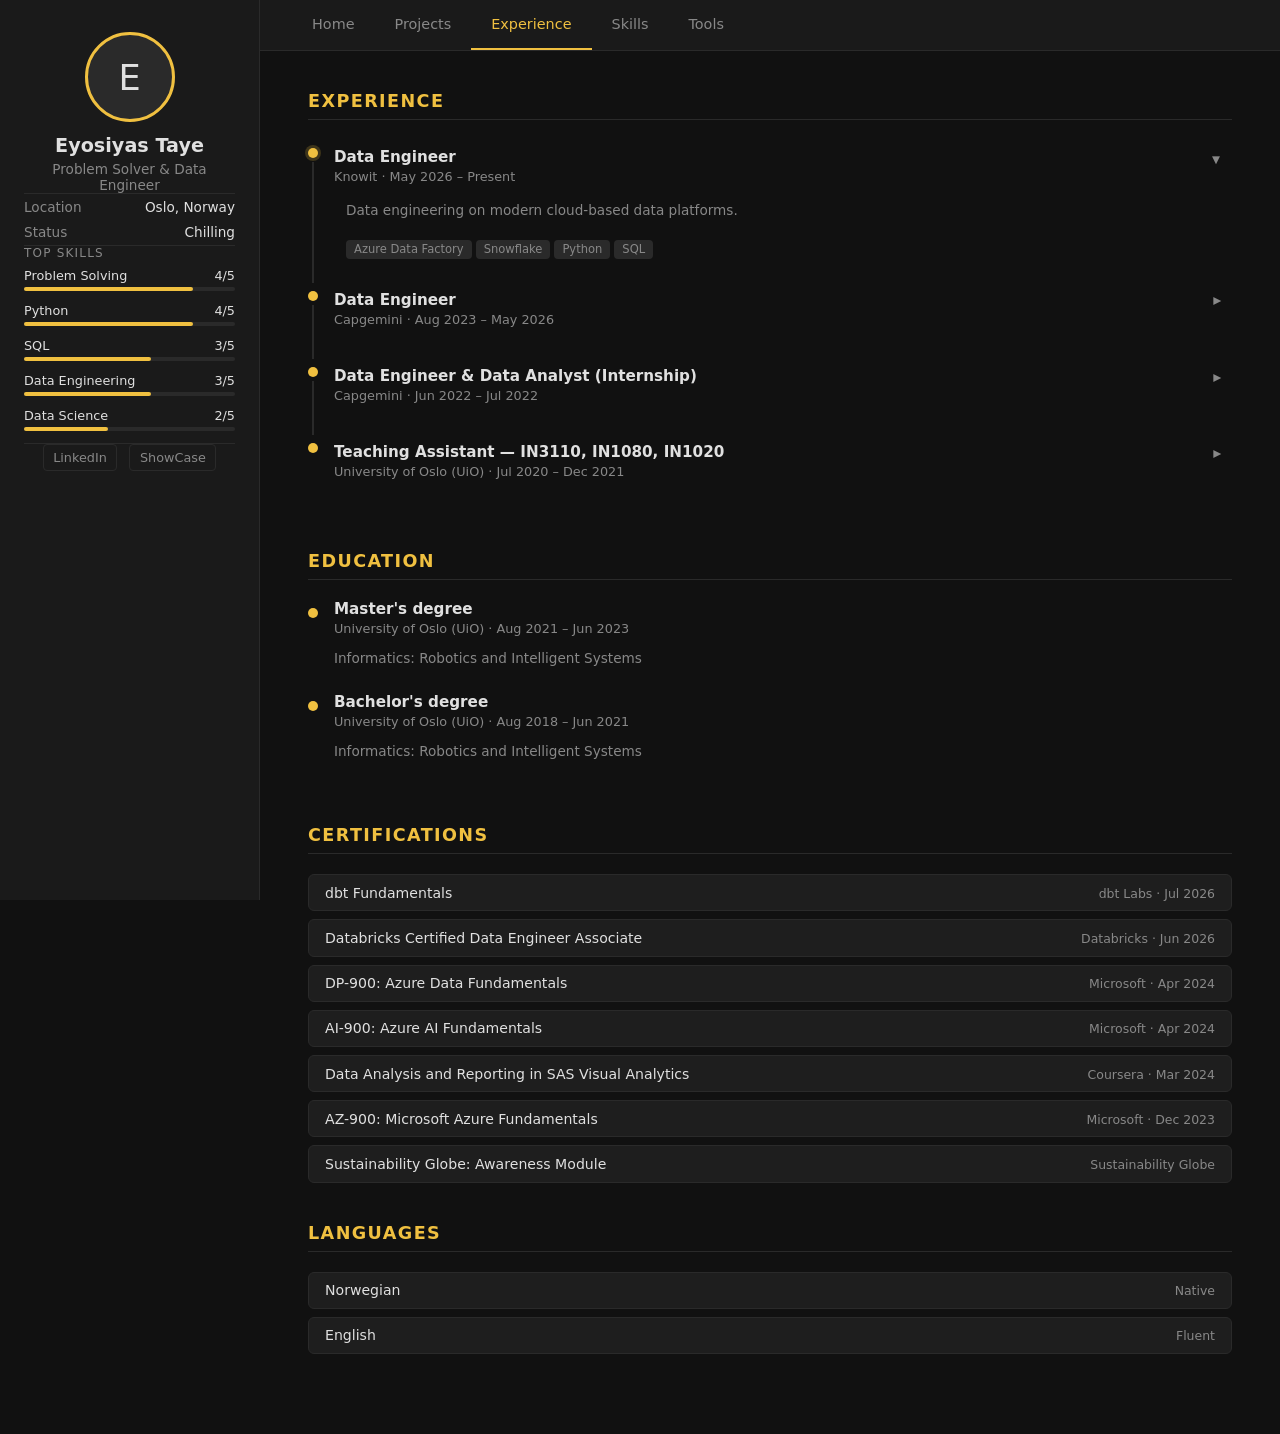
<file: experience.html>
﻿<!DOCTYPE html>
<html lang="en">
<head>
  <meta charset="UTF-8" />
  <meta name="viewport" content="width=device-width, initial-scale=1.0" />
  <title>Eyosiyas Taye — Experience</title>
  <link rel="stylesheet" href="/style.css" />
  <link rel="icon" type="image/svg+xml" href="/favicon.svg" />
</head>
<body>

  <aside class="sidebar">
    <div id="sidebar-data"></div>
  </aside>

  <div class="layout">
    <nav class="topnav">
      <a href="/">Home</a>
      <a href="/projects.html">Projects</a>
      <a href="/experience.html" class="active">Experience</a>
      <a href="/skills.html">Skills</a>
      <a href="/tools.html">Tools</a>
    </nav>

    <main class="main">

      <section class="section">
        <div class="section-title">Experience</div>
        <div id="experience-list"></div>
      </section>

      <section class="section">
        <div class="section-title">Education</div>
        <div id="education-list"></div>
      </section>

      <section class="section">
        <div class="section-title">Certifications</div>
        <div id="certifications-list"></div>
      </section>

      <section class="section">
        <div class="section-title">Languages</div>
        <div id="languages-list"></div>
      </section>

    </main>
  </div>

  <script src="/main.js"></script>
</body>
</html>
</file>
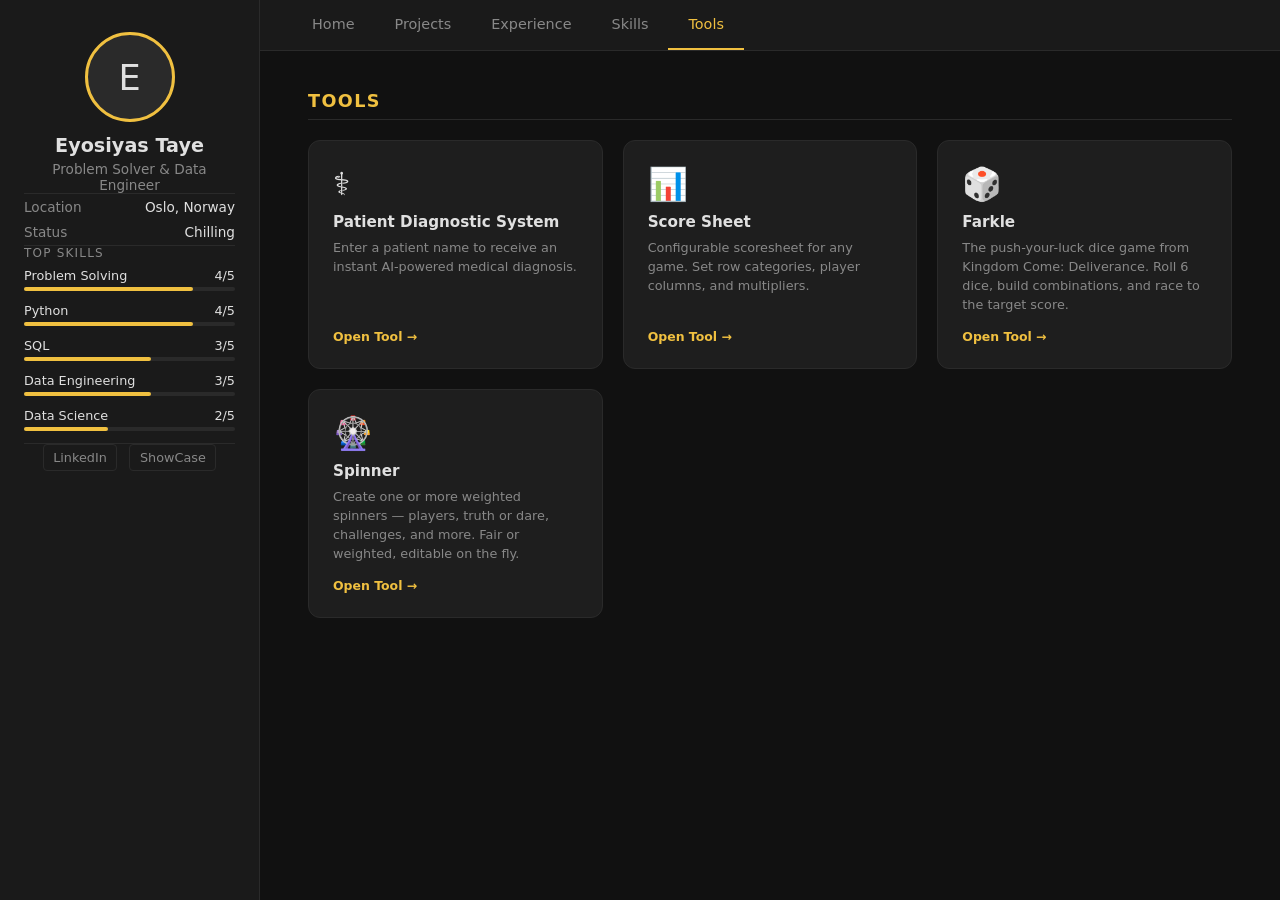
<file: tools.html>
﻿<!DOCTYPE html>
<html lang="en">
<head>
  <meta charset="UTF-8" />
  <meta name="viewport" content="width=device-width, initial-scale=1.0" />
  <title>Eyosiyas — Tools</title>
  <link rel="stylesheet" href="/style.css" />
  <link rel="icon" type="image/svg+xml" href="/favicon.svg" />
</head>
<body>

  <aside class="sidebar">
    <div id="sidebar-data"></div>
  </aside>

  <div class="layout">
    <nav class="topnav">
      <a href="/">Home</a>
      <a href="/projects.html">Projects</a>
      <a href="/experience.html">Experience</a>
      <a href="/skills.html">Skills</a>
      <a href="/tools.html" class="active">Tools</a>
    </nav>

    <main class="main">
      <section class="section">
        <div class="section-title">Tools</div>
        <div class="tools-picker-grid" id="tools-picker-grid"></div>
      </section>
    </main>
  </div>

  <!-- Tool modal — X only, no background dismiss -->
  <div class="modal-overlay" id="tool-modal">
    <div class="modal" id="tool-modal-content">

      <!-- Patient Diagnostic System -->
      <div id="sickness-tool-modal" class="hidden">
        <button class="modal-close" id="tool-modal-close">&#x2715;</button>
        <div class="tool-title">Patient Diagnostic System</div>
        <div class="tool-desc">Enter a patient name to receive an instant AI-powered medical diagnosis. Results may not be medically accurate.</div>

        <div class="tool-body">
          <div class="diag-input-row">
            <input id="diag-name" class="diag-input" type="text" placeholder="Enter patient name..." autocomplete="off" />
            <button class="diag-btn" id="diag-run">RUN ANALYSIS</button>
          </div>
          <label class="diag-censor-label">
            <input type="checkbox" id="diag-censor" />
            <span>CENSOR RESULTS</span>
          </label>

          <div class="diag-result" id="diag-result">
            <div class="diag-patient" id="diag-patient"></div>
            <div class="diag-illness" id="diag-illness">READY</div>
            <div class="diag-severity" id="diag-severity"></div>
          </div>

          <div class="diag-history-header">
            <span class="diag-history-label">RECENT DIAGNOSTIC LOGS</span>
            <button class="diag-clear-btn" id="diag-clear">CLEAR</button>
          </div>
          <div class="diag-history" id="diag-history"></div>
        </div>
      </div>

      <!-- Score Sheet -->
      <div id="scoresheet-tool-modal" class="hidden">
        <button class="modal-close" id="scoresheet-close-btn">&#x2715;</button>
        <div class="tool-title">Score Sheet</div>
        <div class="tool-desc">Configurable scoresheet for any game — set categories, players, and multipliers.</div>

        <div class="tool-body">
          <div class="ss-config">
            <div class="ss-config-group">
              <span class="ss-config-label">Rows</span>
              <button class="ss-adj-btn" id="ss-rows-minus">&#8722;</button>
              <span class="ss-count" id="ss-rows-count">6</span>
              <button class="ss-adj-btn" id="ss-rows-plus">+</button>
            </div>
            <div class="ss-config-group">
              <span class="ss-config-label">Players</span>
              <button class="ss-adj-btn" id="ss-players-minus">&#8722;</button>
              <span class="ss-count" id="ss-players-count">2</span>
              <button class="ss-adj-btn" id="ss-players-plus">+</button>
            </div>
            <label class="ss-check-label">
              <input type="checkbox" id="ss-hide-others" />
              <span>Hide others</span>
            </label>
            <select id="ss-my-player" class="hidden ss-select"></select>
            <button class="diag-btn" id="ss-reveal-btn">Reveal Sums</button>
          </div>

          <div class="ss-table-wrapper">
            <table class="ss-table" id="ss-table"></table>
          </div>
        </div>
      </div>

      <!-- Spinner -->
      <div id="spinner-tool-modal" class="hidden">
        <button class="modal-close" id="spinner-close-btn">&#x2715;</button>
        <div class="tool-title">Spinner</div>
        <div class="tool-desc">Create weighted spinners for any game — players, truth or dare, challenges, and more.</div>
        <div class="tool-body">
          <div id="spinner-root"></div>
        </div>
      </div>

      <!-- Farkle -->
      <div id="farkle-tool-modal" class="hidden">
        <button class="modal-close" id="farkle-close-btn">&#x2715;</button>
        <div class="tool-title">Farkle</div>
        <div class="tool-desc">Roll 6 dice, set scoring dice aside, and keep rolling — or bank your points. First to reach the target wins.</div>
        <div class="tool-body">
          <div id="farkle-root"></div>
        </div>
      </div>

    </div>
  </div>

  <script src="/main.js"></script>
</body>
</html>
</file>
<file: style.css>
*, *::before, *::after { margin: 0; padding: 0; box-sizing: border-box; }

:root {
  --bg: #111;
  --sidebar-bg: #1a1a1a;
  --accent: #f0c040;
  --text: #e0e0e0;
  --muted: #888;
  --border: #2a2a2a;
  --card-bg: #1e1e1e;
}

html { scroll-behavior: smooth; }

body {
  background: var(--bg);
  color: var(--text);
  font-family: 'Segoe UI', system-ui, sans-serif;
  display: flex;
  min-height: 100vh;
}

/* ── Sidebar ── */
.sidebar {
  width: 260px;
  min-height: 100vh;
  background: var(--sidebar-bg);
  border-right: 1px solid var(--border);
  padding: 2rem 1.5rem;
  position: sticky;
  top: 0;
  height: 100vh;
  overflow-y: auto;
  display: flex;
  flex-direction: column;
  gap: 1.5rem;
}

.avatar {
  width: 90px;
  height: 90px;
  border-radius: 50%;
  background: var(--border);
  display: flex;
  align-items: center;
  justify-content: center;
  font-size: 2.2rem;
  margin: 0 auto;
  border: 3px solid var(--accent);
}

.sidebar-name {
  text-align: center;
  font-size: 1.2rem;
  font-weight: 700;
  margin-top: 0.75rem;
}

.sidebar-title {
  text-align: center;
  font-size: 0.85rem;
  color: var(--muted);
  margin-top: 0.25rem;
}

.sidebar-divider {
  border: none;
  border-top: 1px solid var(--border);
}

.info-table {
  width: 100%;
  font-size: 0.85rem;
  border-collapse: collapse;
}

.info-table tr td { padding: 0.3rem 0; }
.info-table td:first-child { color: var(--muted); width: 50%; }
.info-table td:last-child { text-align: right; color: var(--text); }

.skills-label {
  font-size: 0.75rem;
  text-transform: uppercase;
  letter-spacing: 0.1em;
  color: var(--muted);
  margin-bottom: 0.5rem;
}

.skill-bar { margin-bottom: 0.75rem; }

.skill-bar-top {
  display: flex;
  justify-content: space-between;
  font-size: 0.8rem;
  margin-bottom: 0.25rem;
}

.skill-bar-track {
  height: 4px;
  background: var(--border);
  border-radius: 2px;
}

.skill-bar-fill {
  height: 4px;
  background: var(--accent);
  border-radius: 2px;
  width: 0;
  transition: width 0.8s cubic-bezier(0.4, 0, 0.2, 1);
}

.skill-bar-fill.level-1.bar-animate { width: 20%; }
.skill-bar-fill.level-2.bar-animate { width: 40%; }
.skill-bar-fill.level-3.bar-animate { width: 60%; }
.skill-bar-fill.level-4.bar-animate { width: 80%; }
.skill-bar-fill.level-5.bar-animate { width: 100%; }

.social-links {
  display: flex;
  gap: 0.75rem;
  justify-content: center;
  margin-top: auto;
}

.social-links a {
  color: var(--muted);
  text-decoration: none;
  font-size: 0.8rem;
  border: 1px solid var(--border);
  padding: 0.3rem 0.6rem;
  border-radius: 4px;
  transition: color 0.2s, border-color 0.2s;
}

.social-links a:hover {
  color: var(--accent);
  border-color: var(--accent);
}

/* ── Layout ── */
.layout {
  flex: 1;
  display: flex;
  flex-direction: column;
  min-width: 0;
}

/* ── Top Nav ── */
.topnav {
  display: flex;
  gap: 0;
  border-bottom: 1px solid var(--border);
  background: var(--sidebar-bg);
  padding: 0 2rem;
}

.topnav a {
  color: var(--muted);
  text-decoration: none;
  font-size: 0.9rem;
  padding: 1rem 1.25rem;
  border-bottom: 2px solid transparent;
  transition: color 0.2s, border-color 0.2s;
}

.topnav a:hover { color: var(--text); }
.topnav a.active { color: var(--accent); border-bottom-color: var(--accent); }

/* ── Main ── */
.main {
  flex: 1;
  padding: 2.5rem 3rem;
  width: 100%;
}

/* ── Hero ── */
.hero {
  background: var(--card-bg);
  border: 1px solid var(--border);
  border-radius: 12px;
  padding: 2.5rem;
  margin-bottom: 2rem;
}

.hero-greeting {
  font-size: 0.9rem;
  color: var(--muted);
  margin-bottom: 0.5rem;
}

.hero h1 {
  font-size: 2.5rem;
  font-weight: 800;
  line-height: 1.1;
  margin-bottom: 1rem;
}

.hero h1 span { color: var(--accent); }

.hero-sub {
  color: var(--muted);
  font-size: 1rem;
  line-height: 1.6;
  max-width: 540px;
  margin-bottom: 1.5rem;
}

.hero-cta {
  display: inline-block;
  background: var(--accent);
  color: #111;
  font-weight: 700;
  padding: 0.6rem 1.4rem;
  border-radius: 6px;
  text-decoration: none;
  font-size: 0.9rem;
  transition: opacity 0.2s;
}

.hero-cta:hover { opacity: 0.85; }

/* ── Stats ── */
.stats {
  display: grid;
  grid-template-columns: repeat(3, 1fr);
  gap: 1rem;
  margin-bottom: 2rem;
}

.stat-card {
  background: var(--card-bg);
  border: 1px solid var(--border);
  border-radius: 10px;
  padding: 1.25rem;
  text-align: center;
}

.stat-number {
  font-size: 2rem;
  font-weight: 800;
  color: var(--accent);
}

.stat-label {
  font-size: 0.8rem;
  color: var(--muted);
  margin-top: 0.25rem;
}

/* ── Section ── */
.section { margin-bottom: 2.5rem; }

/* ── Scroll-in animations ── */
.fade-in {
  opacity: 0;
  transform: translateY(18px);
  transition: opacity 0.5s ease, transform 0.5s ease;
}

.fade-in.visible {
  opacity: 1;
  transform: translateY(0);
}

.section-title {
  font-size: 1.1rem;
  font-weight: 700;
  text-transform: uppercase;
  letter-spacing: 0.08em;
  color: var(--accent);
  margin-bottom: 1.25rem;
  padding-bottom: 0.5rem;
  border-bottom: 1px solid var(--border);
}

.see-all {
  display: inline-block;
  margin-top: 1rem;
  font-size: 0.85rem;
  color: var(--accent);
  text-decoration: none;
}

.see-all:hover { text-decoration: underline; }

/* ── Projects ── */
.projects-grid {
  display: block;
}

.projects-section { margin-bottom: 2.5rem; }

.projects-section-title {
  font-size: 1rem;
  font-weight: 700;
  color: var(--text);
  margin-bottom: 0.25rem;
}

.projects-section-sub {
  font-size: 0.82rem;
  color: var(--muted);
  margin-bottom: 1rem;
}

.projects-grid-inner {
  display: grid;
  grid-template-columns: repeat(auto-fill, minmax(240px, 1fr));
  gap: 1rem;
}

.project-card {
  background: var(--card-bg);
  border: 1px solid var(--border);
  border-radius: 10px;
  padding: 1.25rem;
  text-decoration: none;
  color: var(--text);
  transition: border-color 0.2s;
  display: block;
}

.project-card:hover { border-color: var(--accent); }
.project-card--clickable { cursor: pointer; }

.project-card--image {
  padding: 0;
  overflow: hidden;
}

.project-image {
  width: 100%;
  aspect-ratio: 16 / 9;
  overflow: hidden;
  background: #000;
}

.project-image img {
  width: 100%;
  height: 100%;
  object-fit: contain;
  display: block;
  transition: transform 0.3s ease;
  opacity: 0.9;
}

.project-card--image:hover .project-image img {
  transform: scale(1.03);
  opacity: 1;
}

.project-body { padding: 1.25rem; }
.project-tags { margin-top: 0.6rem; }

.project-badge {
  display: inline-block;
  font-size: 0.68rem;
  font-weight: 700;
  padding: 0.15rem 0.5rem;
  border-radius: 4px;
  margin-bottom: 0.5rem;
  text-transform: uppercase;
  letter-spacing: 0.05em;
}

.project-badge.live {
  background: #1a3a1a;
  color: #4caf50;
  border: 1px solid #4caf50;
}
.project-card h3 { font-size: 0.95rem; font-weight: 700; margin-bottom: 0.4rem; }
.project-card p { font-size: 0.82rem; color: var(--muted); line-height: 1.5; }

.project-tag {
  display: inline-block;
  font-size: 0.72rem;
  background: var(--border);
  color: var(--muted);
  padding: 0.15rem 0.5rem;
  border-radius: 4px;
  margin-top: 0.6rem;
  margin-right: 0.25rem;
}

/* ── Experience ── */
/* ── Typing animation ── */
.typed-cursor {
  display: inline-block;
  color: var(--accent);
  animation: blink 0.9s step-end infinite;
  margin-left: 2px;
}

.typed-cursor--done {
  animation: none;
  opacity: 0;
}

@keyframes blink {
  0%, 100% { opacity: 1; }
  50% { opacity: 0; }
}

/* ── Timeline ── */
.timeline-list { display: flex; flex-direction: column; }

.timeline-item {
  display: flex;
  gap: 1rem;
  margin-bottom: 0;
}

.timeline-track {
  display: flex;
  flex-direction: column;
  align-items: center;
  flex-shrink: 0;
  width: 10px;
}

.timeline-dot {
  width: 10px;
  height: 10px;
  border-radius: 50%;
  background: var(--accent);
  margin-top: 0.5rem;
  flex-shrink: 0;
  transition: box-shadow 0.2s;
}

.timeline-item--open .timeline-dot {
  box-shadow: 0 0 0 3px rgba(240, 192, 64, 0.2);
}

.timeline-line {
  width: 2px;
  flex: 1;
  background: var(--border);
  margin-top: 4px;
  min-height: 1rem;
}

.timeline-item:last-child .timeline-line { display: none; }

.timeline-content {
  flex: 1;
  padding-bottom: 1.5rem;
}

.timeline-header {
  display: flex;
  justify-content: space-between;
  align-items: flex-start;
  cursor: pointer;
  padding: 0.5rem 0.75rem;
  border-radius: 8px;
  transition: background 0.15s;
  margin-left: -0.75rem;
}

.timeline-header:hover { background: var(--card-bg); }

.timeline-content h3 { font-size: 0.95rem; font-weight: 700; }
.timeline-content .timeline-meta { font-size: 0.8rem; color: var(--muted); margin: 0.2rem 0 0; }

.timeline-chevron {
  font-size: 0.65rem;
  color: var(--muted);
  margin-top: 0.3rem;
  flex-shrink: 0;
  transition: transform 0.25s;
  transform: rotate(-90deg);
}

.timeline-item--open .timeline-chevron { transform: rotate(0deg); }

.timeline-body {
  overflow: hidden;
  max-height: 0;
  transition: max-height 0.3s ease, opacity 0.25s ease;
  opacity: 0;
  padding-left: 0.75rem;
}

.timeline-item--open .timeline-body {
  max-height: 400px;
  opacity: 1;
}

.timeline-content p { font-size: 0.85rem; color: var(--muted); line-height: 1.5; margin-top: 0.75rem; }
.timeline-content p:first-child { margin-top: 0.5rem; }

/* ── Skills grid ── */
.skills-grid {
  display: grid;
  grid-template-columns: repeat(auto-fill, minmax(220px, 1fr));
  gap: 0.75rem;
}

.skill-card {
  background: var(--card-bg);
  border: 1px solid var(--border);
  border-radius: 8px;
  padding: 0.9rem 1rem;
}

.skill-card-top {
  display: flex;
  justify-content: space-between;
  align-items: baseline;
  margin-bottom: 0.5rem;
}

.skill-card-name {
  font-size: 0.88rem;
  font-weight: 600;
  color: var(--text);
}

.skill-card-label {
  font-size: 0.72rem;
  color: var(--muted);
}

/* ── Certifications ── */
.cert-item {
  display: flex;
  justify-content: space-between;
  align-items: baseline;
  gap: 1rem;
  padding: 0.6rem 1rem;
  background: var(--card-bg);
  border: 1px solid var(--border);
  border-radius: 6px;
  margin-bottom: 0.5rem;
}

.cert-name {
  font-size: 0.88rem;
  color: var(--text);
}

.cert-meta {
  font-size: 0.78rem;
  color: var(--muted);
  white-space: nowrap;
}

.timeline-tags {
  margin-top: 0.6rem;
}

/* ── Project Detail Modal ── */
.hidden { display: none !important; }

.modal-overlay {
  display: none;
  position: fixed;
  inset: 0;
  background: rgba(0,0,0,0.75);
  z-index: 100;
  overflow-y: auto;
  padding: 2rem 1rem;
}

.modal-overlay.open { display: flex; justify-content: center; align-items: flex-start; }

.modal {
  background: var(--card-bg);
  border: 1px solid var(--border);
  border-radius: 12px;
  width: 100%;
  max-width: 760px;
  padding: 2rem;
  position: relative;
}

.modal-close {
  position: absolute;
  top: 1rem;
  right: 1.25rem;
  background: none;
  border: none;
  color: var(--muted);
  font-size: 1.4rem;
  cursor: pointer;
  line-height: 1;
}

.modal-close:hover { color: var(--text); }

.modal-title {
  font-size: 1.3rem;
  font-weight: 800;
  margin-bottom: 0.25rem;
  padding-right: 2rem;
}

.modal-subtitle {
  font-size: 0.82rem;
  color: var(--muted);
  margin-bottom: 1.5rem;
}

.modal-thesis-sub {
  font-size: 0.9rem;
  color: var(--accent);
  font-style: italic;
  margin-bottom: 0.5rem;
}

.modal-section-title {
  font-size: 0.75rem;
  text-transform: uppercase;
  letter-spacing: 0.1em;
  color: var(--accent);
  margin-bottom: 0.75rem;
  margin-top: 1.5rem;
}

.modal-abstract {
  font-size: 0.88rem;
  color: var(--muted);
  line-height: 1.7;
}

.modal-images {
  display: flex;
  flex-direction: column;
  gap: 1.5rem;
  margin-top: 0.75rem;
}

.modal-figure img {
  width: 100%;
  border-radius: 6px;
  border: 1px solid var(--border);
  display: block;
}

.modal-figure figcaption {
  font-size: 0.78rem;
  color: var(--muted);
  margin-top: 0.5rem;
  line-height: 1.5;
}

.modal-footer {
  margin-top: 1.5rem;
  padding-top: 1rem;
  border-top: 1px solid var(--border);
  display: flex;
  gap: 0.75rem;
  flex-wrap: wrap;
}

.modal-link {
  font-size: 0.82rem;
  color: var(--accent);
  text-decoration: none;
  border: 1px solid var(--accent);
  padding: 0.35rem 0.8rem;
  border-radius: 4px;
  transition: opacity 0.2s;
}

.modal-link:hover { opacity: 0.75; }

/* ── Tools ── */
.tools-picker-grid {
  display: grid;
  grid-template-columns: repeat(auto-fill, minmax(220px, 1fr));
  gap: 1.25rem;
}

.tool-picker-card {
  background: var(--card-bg);
  border: 1px solid var(--border);
  border-radius: 12px;
  padding: 1.5rem;
  cursor: pointer;
  transition: border-color 0.2s, transform 0.15s;
  display: flex;
  flex-direction: column;
  gap: 0.4rem;
}

.tool-picker-card:hover {
  border-color: var(--accent);
  transform: translateY(-2px);
}

.tool-picker-icon {
  font-size: 2rem;
  margin-bottom: 0.25rem;
}

.tool-picker-name {
  font-size: 0.95rem;
  font-weight: 700;
  color: var(--text);
}

.tool-picker-desc {
  font-size: 0.8rem;
  color: var(--muted);
  line-height: 1.5;
  flex: 1;
}

.tool-picker-cta {
  font-size: 0.78rem;
  color: var(--accent);
  font-weight: 600;
  margin-top: 0.5rem;
}

.tool-back-row {
  display: flex;
  align-items: center;
  gap: 1rem;
  margin-bottom: 1.5rem;
}

.tool-back-btn {
  background: none;
  border: 1px solid var(--border);
  color: var(--muted);
  border-radius: 6px;
  padding: 0.4rem 0.9rem;
  font-size: 0.82rem;
  cursor: pointer;
  transition: border-color 0.2s, color 0.2s;
}

.tool-back-btn:hover {
  border-color: var(--accent);
  color: var(--accent);
}

.tool-active-title {
  font-size: 1rem;
  font-weight: 700;
  color: var(--accent);
  text-transform: uppercase;
  letter-spacing: 0.06em;
}

.tool-card {
  background: var(--card-bg);
  border: 1px solid var(--border);
  border-radius: 12px;
  overflow: hidden;
  max-width: 600px;
}

.tool-header {
  padding: 1.5rem;
  border-bottom: 1px solid var(--border);
}

.tool-title {
  font-size: 1rem;
  font-weight: 700;
  color: var(--accent);
  text-transform: uppercase;
  letter-spacing: 0.08em;
  margin-bottom: 0.4rem;
}

.tool-desc {
  font-size: 0.82rem;
  color: var(--muted);
  line-height: 1.5;
  margin-bottom: 1.25rem;
}

.tool-body { padding: 1.5rem; }

.diag-input-row {
  display: flex;
  gap: 0.75rem;
  margin-bottom: 0.75rem;
}

.diag-input {
  flex: 1;
  background: var(--bg);
  border: 1px solid var(--border);
  border-radius: 6px;
  color: var(--text);
  font-family: 'Consolas', monospace;
  font-size: 0.9rem;
  padding: 0.6rem 0.9rem;
  outline: none;
  transition: border-color 0.2s;
}

.diag-input:focus { border-color: var(--accent); }

.diag-btn {
  background: var(--accent);
  color: #111;
  border: none;
  border-radius: 6px;
  font-weight: 700;
  font-size: 0.82rem;
  padding: 0.6rem 1.2rem;
  cursor: pointer;
  white-space: nowrap;
  transition: opacity 0.2s;
}

.diag-btn:hover { opacity: 0.85; }

.diag-censor-label {
  display: flex;
  align-items: center;
  gap: 0.5rem;
  font-size: 0.78rem;
  color: var(--muted);
  cursor: pointer;
  margin-bottom: 1.25rem;
  user-select: none;
}

.diag-result {
  background: var(--bg);
  border: 1px solid var(--border);
  border-radius: 8px;
  padding: 1.25rem;
  text-align: center;
  margin-bottom: 1.25rem;
  min-height: 110px;
  display: flex;
  flex-direction: column;
  justify-content: center;
  gap: 0.25rem;
}

.diag-patient {
  font-size: 0.82rem;
  color: var(--muted);
  font-family: 'Courier New', monospace;
  min-height: 1.2em;
}

.diag-illness {
  font-size: 1.3rem;
  font-weight: 700;
  color: var(--text);
  line-height: 1.3;
}

.diag-severity {
  font-size: 0.95rem;
  font-family: 'Courier New', monospace;
  min-height: 1.4em;
}

.diag-illness.sev-1, .diag-severity.sev-1 { color: #4ade80; }
.diag-illness.sev-2, .diag-severity.sev-2 { color: #facc15; }
.diag-illness.sev-3, .diag-severity.sev-3 { color: #fb923c; }
.diag-illness.sev-4, .diag-severity.sev-4 { color: #f87171; }
.diag-illness.sev-5, .diag-severity.sev-5 { color: #ef4444; }
.diag-illness.sev-positive, .diag-severity.sev-positive { color: #4ade80; }

.diag-history-header {
  display: flex;
  align-items: center;
  justify-content: space-between;
  margin-bottom: 0.5rem;
}

.diag-history-label {
  font-size: 0.72rem;
  text-transform: uppercase;
  letter-spacing: 0.1em;
  color: var(--muted);
}

.diag-clear-btn {
  background: none;
  border: 1px solid var(--border);
  color: var(--muted);
  border-radius: 4px;
  padding: 0.15rem 0.6rem;
  font-size: 0.68rem;
  letter-spacing: 0.08em;
  cursor: pointer;
  transition: border-color 0.2s, color 0.2s;
}

.diag-clear-btn:hover {
  border-color: var(--accent);
  color: var(--accent);
}

.diag-history {
  display: flex;
  flex-direction: column;
  gap: 0.3rem;
  max-height: 200px;
  overflow-y: auto;
}

.diag-history-entry {
  font-size: 0.78rem;
  font-family: 'Consolas', monospace;
  padding: 0.3rem 0.6rem;
  background: var(--bg);
  border-radius: 4px;
  color: #38bdf8;
}

.diag-history-entry.positive { color: #4ade80; }

/* ── Score Sheet Tool ── */
.modal--wide { max-width: min(95vw, 960px); width: min(95vw, 960px); }

.ss-config {
  display: flex;
  flex-wrap: wrap;
  gap: 0.75rem 1.25rem;
  align-items: center;
  margin-bottom: 1.25rem;
}

.ss-config-group {
  display: flex;
  align-items: center;
  gap: 0.4rem;
  font-size: 0.88rem;
}

.ss-config-label { color: var(--muted); }

.ss-adj-btn {
  width: 26px;
  height: 26px;
  border: 1px solid var(--border);
  background: var(--card-bg);
  color: var(--text);
  border-radius: 4px;
  cursor: pointer;
  font-size: 1.1rem;
  line-height: 1;
  padding: 0;
}
.ss-adj-btn:hover { border-color: var(--accent); color: var(--accent); }

.ss-count { min-width: 1.4rem; text-align: center; font-weight: 700; color: var(--accent); }

.ss-check-label {
  display: flex;
  align-items: center;
  gap: 0.4rem;
  cursor: pointer;
  font-size: 0.88rem;
  color: var(--muted);
}

.ss-select {
  background: var(--card-bg);
  border: 1px solid var(--border);
  color: var(--text);
  padding: 0.2rem 0.5rem;
  border-radius: 4px;
  font-size: 0.85rem;
}

.ss-table-wrapper {
  overflow-x: auto;
  border: 1px solid var(--border);
  border-radius: 6px;
}

.ss-table {
  border-collapse: collapse;
  min-width: 100%;
  font-size: 0.88rem;
}

.ss-table th,
.ss-table td { border: 1px solid var(--border); padding: 0; }

.ss-table thead th { background: var(--sidebar-bg); }

.ss-th-game { min-width: 130px; }
.ss-th-player { min-width: 90px; text-align: center; }
.ss-th-mult { min-width: 64px; text-align: center; color: var(--accent); padding: 0.4rem 0.5rem; font-size: 0.85rem; }

.ss-game-input,
.ss-name-input,
.ss-label-input,
.ss-score-input,
.ss-mult-input {
  background: transparent;
  border: none;
  color: var(--text);
  padding: 0.4rem 0.5rem;
  width: 100%;
  font-size: 0.88rem;
  font-family: inherit;
}
.ss-game-input:focus,
.ss-name-input:focus,
.ss-label-input:focus,
.ss-score-input:focus,
.ss-mult-input:focus { outline: none; background: rgba(240,192,64,0.07); }

.ss-game-input { font-weight: 700; color: var(--accent); }
.ss-name-input { text-align: center; font-weight: 600; }
.ss-score-input { text-align: center; }
.ss-mult-input { text-align: center; color: var(--accent); }

.ss-td-label,
.ss-td-mult { background: var(--sidebar-bg); }

.ss-sum-row { background: var(--sidebar-bg); }
.ss-sum-label { padding: 0.4rem 0.5rem; font-weight: 700; color: var(--accent); font-size: 0.8rem; letter-spacing: 0.06em; }
.ss-sum-cell { text-align: center; padding: 0.4rem 0.5rem; font-weight: 700; color: var(--accent); }

.ss-blurred { filter: blur(5px); pointer-events: none; user-select: none; }

.ss-score-input::-webkit-outer-spin-button,
.ss-score-input::-webkit-inner-spin-button,
.ss-mult-input::-webkit-outer-spin-button,
.ss-mult-input::-webkit-inner-spin-button { -webkit-appearance: none; margin: 0; }
.ss-score-input,
.ss-mult-input { -moz-appearance: textfield; }

/* ── Farkle ── */
.fk-setup {
  display: flex;
  flex-direction: column;
  gap: 1.1rem;
  max-width: 320px;
  margin: 0.5rem auto 0;
}

.fk-setup-row {
  display: flex;
  align-items: center;
  gap: 1rem;
}

.fk-setup-lbl {
  width: 72px;
  flex-shrink: 0;
  color: var(--muted);
  font-size: 0.88rem;
}

.fk-toggle-grp {
  display: flex;
  border: 1px solid var(--border);
  border-radius: 6px;
  overflow: hidden;
}

.fk-tog {
  padding: 0.38rem 1rem;
  background: var(--card-bg);
  border: none;
  color: var(--muted);
  cursor: pointer;
  font-size: 0.88rem;
  transition: background 0.15s, color 0.15s;
}

.fk-tog--on {
  background: var(--accent);
  color: #111;
  font-weight: 700;
}

.fk-inp {
  flex: 1;
  background: var(--bg);
  border: 1px solid var(--border);
  border-radius: 6px;
  color: var(--text);
  padding: 0.38rem 0.75rem;
  font-size: 0.9rem;
  font-family: inherit;
}

.fk-inp:focus { outline: none; border-color: var(--accent); }

.fk-inp--num { width: 110px; flex: none; }

.fk-start-btn {
  background: var(--accent);
  color: #111;
  border: none;
  border-radius: 6px;
  padding: 0.65rem 2rem;
  font-size: 1rem;
  font-weight: 700;
  cursor: pointer;
  align-self: center;
  margin-top: 0.5rem;
  transition: opacity 0.15s;
}

.fk-start-btn:hover { opacity: 0.85; }

.fk-header {
  text-align: center;
  margin-bottom: 0.75rem;
}

.fk-turn {
  font-size: 1.2rem;
  font-weight: 700;
  color: var(--accent);
  margin-bottom: 0.5rem;
}

.fk-chips {
  display: flex;
  justify-content: center;
  gap: 0.75rem;
  flex-wrap: wrap;
}

.fk-chip {
  background: var(--bg);
  border: 1px solid var(--border);
  border-radius: 20px;
  padding: 0.22rem 0.85rem;
  font-size: 0.82rem;
  display: flex;
  align-items: center;
  gap: 0.5rem;
  color: var(--muted);
}

.fk-chip span { font-weight: 700; color: var(--text); }

.fk-chip--on {
  border-color: var(--accent);
  color: var(--text);
}

.fk-chip--on span { color: var(--accent); }

.fk-rounds {
  font-size: 0.78rem;
  color: var(--muted);
  margin-top: 0.35rem;
}

.fk-info {
  text-align: center;
  font-size: 0.95rem;
  margin-bottom: 0.25rem;
  color: var(--text);
}

.fk-pending { color: var(--accent); font-weight: 700; }
.fk-target { color: var(--muted); font-size: 0.82rem; }

.fk-dice-row {
  display: flex;
  justify-content: center;
  gap: 10px;
  flex-wrap: wrap;
  margin: 1rem 0;
}

/* Die */
.fk-die {
  width: 62px;
  height: 62px;
  border-radius: 11px;
  border: 2px solid var(--border);
  background: #f5f0e8;
  cursor: pointer;
  flex-shrink: 0;
  transition: border-color 0.12s, box-shadow 0.12s, opacity 0.15s, transform 0.1s;
  user-select: none;
}

.fk-pips {
  display: grid;
  grid-template-columns: repeat(3, 1fr);
  grid-template-rows: repeat(3, 1fr);
  padding: 8px;
  height: 100%;
  gap: 3px;
}

.fkp { border-radius: 50%; }
.fkp--on { background: #1a1a1a; }

.die--idle {
  background: #3a3a3a;
  border-color: #444;
  opacity: 0.35;
  cursor: default;
}
.die--idle .fkp--on { background: #666; }

.die--selectable { background: #f5f0e8; border-color: #aaa; }
.die--selectable:hover {
  border-color: var(--accent);
  box-shadow: 0 0 0 2px rgba(240,192,64,0.35);
  transform: translateY(-2px);
}

.die--selected {
  background: #fff4c2;
  border-color: var(--accent);
  box-shadow: 0 0 0 2px var(--accent);
  transform: translateY(-3px);
}

.die--locked {
  background: #222;
  border-color: var(--accent);
  opacity: 0.8;
  cursor: default;
}
.die--locked .fkp--on { background: var(--accent); }

.die--dead {
  background: #666;
  border-color: #444;
  opacity: 0.22;
  cursor: default;
}

@keyframes fk-shake {
  0%   { transform: rotate(0deg) translateY(0px); }
  8%   { transform: rotate(-16deg) translateY(-5px); }
  18%  { transform: rotate(18deg) translateY(-3px); }
  28%  { transform: rotate(-20deg) translateY(-7px); }
  38%  { transform: rotate(16deg) translateY(-4px); }
  48%  { transform: rotate(-14deg) translateY(-6px); }
  58%  { transform: rotate(12deg) translateY(-3px); }
  70%  { transform: rotate(-8deg) translateY(-2px); }
  82%  { transform: rotate(5deg) translateY(-1px); }
  92%  { transform: rotate(-2deg) translateY(0px); }
  100% { transform: rotate(0deg) translateY(0px); }
}

.die--rolling {
  animation: fk-shake 0.75s ease-out;
  background: #f5f0e8;
  border-color: #aaa;
  cursor: default;
}

.fk-msg {
  text-align: center;
  height: 1.3rem;
  font-size: 0.9rem;
  font-weight: 600;
  color: var(--accent);
  margin-bottom: 0.5rem;
}

.fk-btns {
  display: flex;
  justify-content: center;
  gap: 0.9rem;
  margin: 0.5rem 0 0.75rem;
}

.fk-btn {
  padding: 0.55rem 1.75rem;
  border: none;
  border-radius: 7px;
  font-size: 0.95rem;
  font-weight: 700;
  cursor: pointer;
  transition: opacity 0.15s, transform 0.1s;
  font-family: inherit;
}

.fk-btn:disabled { opacity: 0.3; cursor: default; transform: none !important; }

.fk-btn--roll { background: var(--accent); color: #111; }
.fk-btn--roll:not(:disabled):hover { opacity: 0.85; transform: translateY(-1px); }

.fk-btn--bank {
  background: var(--bg);
  color: var(--text);
  border: 1px solid var(--border);
}
.fk-btn--bank:not(:disabled):hover { border-color: var(--accent); color: var(--accent); transform: translateY(-1px); }

.fk-restart {
  display: block;
  margin: 0 auto;
  background: none;
  border: none;
  color: var(--muted);
  font-size: 0.82rem;
  cursor: pointer;
  font-family: inherit;
  padding: 0.25rem 0.5rem;
}

.fk-restart:hover { color: var(--text); }

/* ── Spinner Tool ── */
.sp-setup {
  display: flex;
  flex-direction: column;
  align-items: center;
  gap: 1.5rem;
  padding: 2rem 1rem;
}
.sp-setup-label { font-size: 1.05rem; color: var(--text); letter-spacing: 0.04em; }
.sp-count-row { display: flex; align-items: center; gap: 0.5rem; flex-wrap: wrap; justify-content: center; }
.sp-count-btn {
  background: var(--card-bg);
  border: 1px solid var(--border);
  color: var(--text);
  font-family: inherit;
  font-size: 0.95rem;
  padding: 0.5rem 1.25rem;
  border-radius: 6px;
  cursor: pointer;
  transition: border-color 0.15s, color 0.15s;
}
.sp-count-btn:hover { border-color: var(--accent); color: var(--accent); }
.sp-count-btn--active { border-color: var(--accent); color: var(--accent); background: rgba(240,192,64,0.08); }
.sp-custom-inp {
  width: 72px;
  padding: 0.48rem 0.6rem;
  background: var(--card-bg);
  border: 1px solid var(--border);
  border-radius: 6px;
  color: var(--text);
  font-family: inherit;
  font-size: 0.95rem;
  text-align: center;
}
.sp-custom-inp:focus { outline: none; border-color: var(--accent); }
.sp-start-btn { margin-top: 0.25rem; }

.sp-grid { display: grid; gap: 1.25rem; padding: 0.25rem 0 0.75rem; }
.sp-grid--1 { grid-template-columns: 1fr; max-width: 300px; margin: 0 auto; }
.sp-grid--2 { grid-template-columns: repeat(2, 1fr); }
.sp-grid--3 { grid-template-columns: repeat(3, 1fr); }
.sp-grid--multi { grid-template-columns: repeat(auto-fill, minmax(250px, 1fr)); }

.sp-card {
  background: var(--card-bg);
  border: 1px solid var(--border);
  border-radius: 10px;
  padding: 0.9rem;
  display: flex;
  flex-direction: column;
  align-items: center;
  gap: 0.65rem;
}
.sp-card--edit { align-items: stretch; gap: 0.55rem; }
.sp-card-top { width: 100%; display: flex; justify-content: space-between; align-items: center; min-height: 22px; }
.sp-card-title { font-size: 0.8rem; color: var(--accent); font-weight: 600; letter-spacing: 0.06em; text-transform: uppercase; }
.sp-cog {
  background: none;
  border: none;
  color: var(--muted);
  font-size: 1rem;
  cursor: pointer;
  padding: 0.1rem 0.25rem;
  border-radius: 4px;
  transition: color 0.15s;
  margin-left: auto;
}
.sp-cog:hover { color: var(--text); }

.sp-wheel-wrap { position: relative; display: flex; flex-direction: column; align-items: center; }
.sp-ptr { color: var(--accent); font-size: 0.95rem; line-height: 1; margin-bottom: -1px; z-index: 1; }
.sp-wheel { width: 210px; height: 210px; display: block; }

.sp-result {
  font-size: 1.05rem;
  font-weight: 700;
  color: var(--accent);
  letter-spacing: 0.04em;
  text-align: center;
  min-height: 1.5rem;
}
.sp-result--empty { color: var(--muted); font-weight: 400; }

.sp-spin-btn {
  background: var(--accent);
  color: #111;
  border: none;
  font-family: inherit;
  font-size: 0.82rem;
  font-weight: 700;
  letter-spacing: 0.08em;
  padding: 0.5rem 1.6rem;
  border-radius: 6px;
  cursor: pointer;
  transition: opacity 0.15s, transform 0.1s;
}
.sp-spin-btn:hover:not(:disabled) { opacity: 0.85; transform: translateY(-1px); }
.sp-spin-btn:disabled, .sp-spin-btn--busy { opacity: 0.45; cursor: default; transform: none; }

.sp-reset-btn {
  display: block;
  margin: 0.5rem auto 0;
  background: none;
  border: none;
  color: var(--muted);
  font-size: 0.82rem;
  cursor: pointer;
  font-family: inherit;
  padding: 0.25rem 0.5rem;
}
.sp-reset-btn:hover { color: var(--text); }

.sp-edit-hd { display: flex; justify-content: flex-end; }
.sp-done-btn {
  background: none;
  border: 1px solid var(--accent);
  color: var(--accent);
  font-family: inherit;
  font-size: 0.82rem;
  padding: 0.28rem 0.75rem;
  border-radius: 5px;
  cursor: pointer;
  transition: background 0.15s;
}
.sp-done-btn:hover { background: rgba(240,192,64,0.1); }

.sp-title-inp {
  width: 100%;
  box-sizing: border-box;
  padding: 0.42rem 0.6rem;
  background: var(--bg);
  border: 1px solid var(--border);
  border-radius: 5px;
  color: var(--text);
  font-family: inherit;
  font-size: 0.88rem;
}
.sp-title-inp:focus { outline: none; border-color: var(--accent); }

.sp-mode-row { display: flex; gap: 0.35rem; }
.sp-mode-btn {
  flex: 1;
  padding: 0.38rem;
  background: var(--bg);
  border: 1px solid var(--border);
  color: var(--muted);
  font-family: inherit;
  font-size: 0.82rem;
  border-radius: 5px;
  cursor: pointer;
  transition: border-color 0.15s, color 0.15s;
}
.sp-mode-btn:hover { border-color: var(--accent); color: var(--accent); }
.sp-mode-btn--active { border-color: var(--accent); color: var(--accent); background: rgba(240,192,64,0.08); }

.sp-items-list { display: flex; flex-direction: column; gap: 0.35rem; overflow-y: auto; max-height: 240px; }
.sp-item-row { display: flex; gap: 0.35rem; align-items: center; }
.sp-lbl-inp {
  flex: 1;
  padding: 0.38rem 0.5rem;
  background: var(--bg);
  border: 1px solid var(--border);
  border-radius: 5px;
  color: var(--text);
  font-family: inherit;
  font-size: 0.84rem;
  min-width: 0;
}
.sp-lbl-inp:focus { outline: none; border-color: var(--accent); }
.sp-wt-inp {
  width: 52px;
  padding: 0.38rem 0.35rem;
  background: var(--bg);
  border: 1px solid var(--border);
  border-radius: 5px;
  color: var(--text);
  font-family: inherit;
  font-size: 0.84rem;
  text-align: center;
  flex-shrink: 0;
}
.sp-wt-inp:focus { outline: none; border-color: var(--accent); }
.sp-rm-btn {
  background: none;
  border: 1px solid var(--border);
  color: var(--muted);
  width: 26px;
  height: 26px;
  border-radius: 4px;
  cursor: pointer;
  font-size: 1rem;
  line-height: 1;
  flex-shrink: 0;
  display: flex;
  align-items: center;
  justify-content: center;
  transition: color 0.15s, border-color 0.15s;
}
.sp-rm-btn:hover { color: #e05c5c; border-color: #e05c5c; }
.sp-add-btn {
  background: none;
  border: 1px dashed var(--border);
  color: var(--muted);
  width: 100%;
  padding: 0.38rem;
  border-radius: 5px;
  cursor: pointer;
  font-family: inherit;
  font-size: 0.82rem;
  transition: color 0.15s, border-color 0.15s;
}
.sp-add-btn:hover { color: var(--accent); border-color: var(--accent); }

/* ── Home page ── */
.home-hero {
  display: flex;
  align-items: center;
  gap: 3rem;
  padding: 2.5rem 0 3rem;
}

.home-photo {
  width: 160px;
  height: 160px;
  border-radius: 50%;
  flex-shrink: 0;
  border: 3px solid var(--accent);
  background: var(--card-bg);
}

.home-hero-text { flex: 1; }

.home-name {
  font-size: 2.5rem;
  font-weight: 800;
  line-height: 1.1;
  color: var(--text);
  margin-bottom: 0.3rem;
}

.home-role {
  font-size: 1rem;
  color: var(--accent);
  font-weight: 600;
  margin-bottom: 1rem;
}

.home-bio {
  font-size: 1rem;
  color: var(--muted);
  line-height: 1.65;
  max-width: 560px;
  margin-bottom: 1.5rem;
}

.home-cta-row { display: flex; gap: 0.75rem; flex-wrap: wrap; }

.home-cta {
  display: inline-block;
  background: var(--accent);
  color: #111;
  font-weight: 700;
  font-size: 0.9rem;
  padding: 0.55rem 1.25rem;
  border-radius: 6px;
  text-decoration: none;
  transition: opacity 0.15s;
}
.home-cta:hover { opacity: 0.85; }

.home-cta--outline {
  background: none;
  color: var(--accent);
  border: 1.5px solid var(--accent);
}
.home-cta--outline:hover { background: var(--accent); color: #111; opacity: 1; }

.home-section-title {
  font-size: 1.1rem;
  font-weight: 700;
  color: var(--muted);
  text-transform: uppercase;
  letter-spacing: 0.08em;
  margin-bottom: 1.25rem;
  padding-top: 0.5rem;
  border-top: 1px solid var(--border);
}

.home-tools-grid {
  display: grid;
  grid-template-columns: repeat(auto-fill, minmax(220px, 1fr));
  gap: 1rem;
}

.home-tool-card {
  background: var(--card-bg);
  border: 1px solid var(--border);
  border-radius: 10px;
  padding: 1.4rem 1.2rem;
  text-decoration: none;
  color: var(--text);
  display: flex;
  flex-direction: column;
  gap: 0.4rem;
  transition: border-color 0.15s, transform 0.15s;
  cursor: pointer;
}
.home-tool-card:hover { border-color: var(--accent); transform: translateY(-2px); }

.home-tool-icon { font-size: 2rem; line-height: 1; margin-bottom: 0.25rem; }

.home-tool-name {
  font-size: 0.95rem;
  font-weight: 700;
  color: var(--text);
}

.home-tool-desc {
  font-size: 0.82rem;
  color: var(--muted);
  line-height: 1.5;
}

/* ── Responsive ── */
@media (max-width: 768px) {
  body { flex-direction: column; }
  .sidebar { width: 100%; min-height: auto; position: static; height: auto; }
  .main { padding: 1.5rem; }
  .stats { grid-template-columns: repeat(2, 1fr); }
  .home-hero { flex-direction: column; align-items: flex-start; gap: 1.5rem; padding: 1.5rem 0 2rem; }
  .home-photo { width: 120px; height: 120px; }
  .home-name { font-size: 1.8rem; }
  .home-tools-grid { grid-template-columns: 1fr 1fr; }
  .sp-grid--2,
  .sp-grid--3,
  .sp-grid--multi { grid-template-columns: 1fr; }
}
</file>
